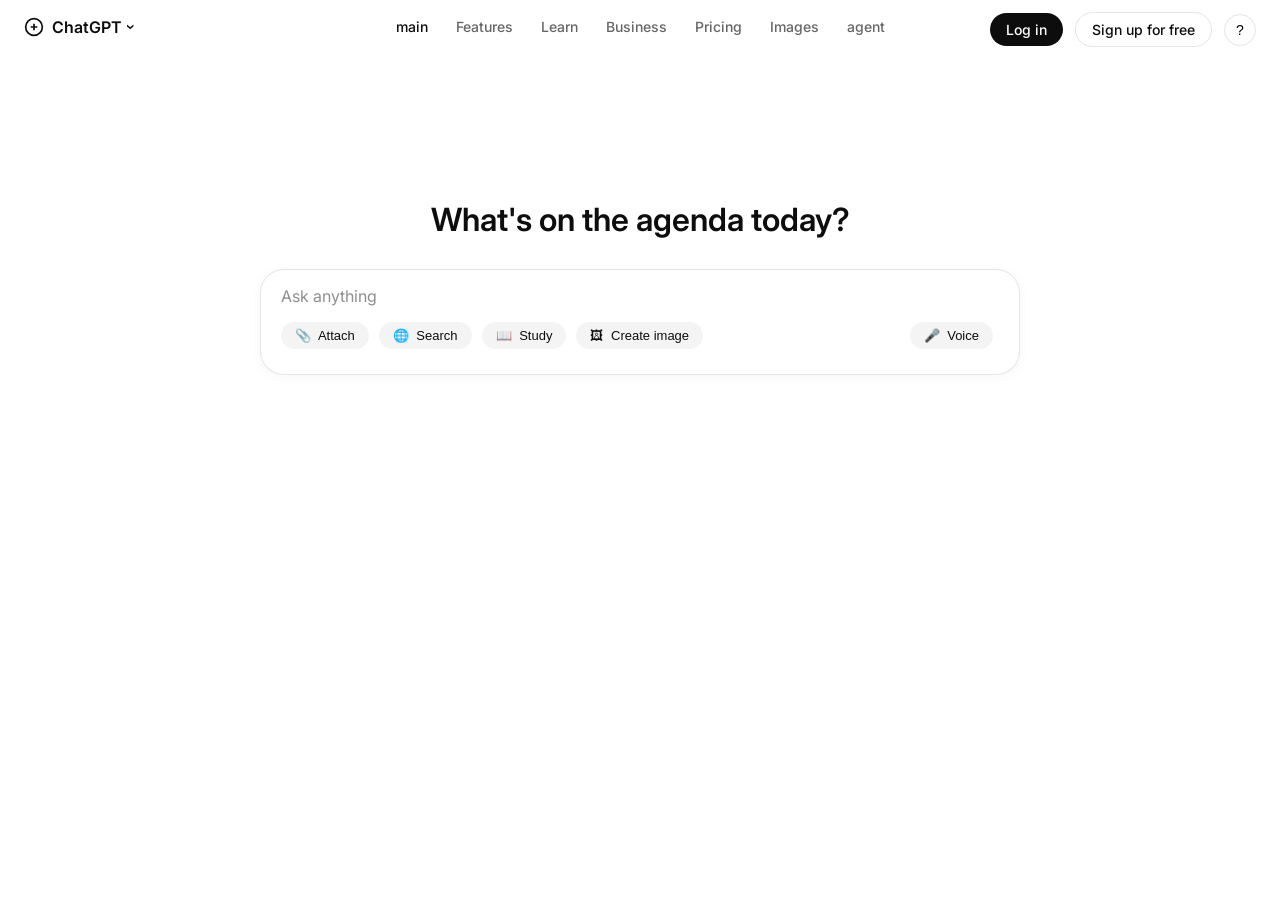
<file: index.html>
<!DOCTYPE html>
<html lang="en">
<head>
    <meta charset="UTF-8">
    <meta name="viewport" content="width=device-width, initial-scale=1.0">
    <title>ChatGPT - Main</title>
    <link rel="preconnect" href="https://fonts.googleapis.com">
    <link rel="preconnect" href="https://fonts.gstatic.com" crossorigin>
    <link href="https://fonts.googleapis.com/css2?family=Inter:wght@400;500;600;700&display=swap" rel="stylesheet">
    <link rel="stylesheet" href="index.css">
</head>
<body>

    <header class="navbar">
        <div class="nav-container">
            
            <div class="nav-left">
                <a href="index.html" class="brand">
                    <svg class="logo-icon" width="20" height="20" viewBox="0 0 24 24" fill="none" stroke="currentColor" stroke-width="2">
                        <circle cx="12" cy="12" r="10"></circle>
                        <path d="M12 8v8M8 12h8"></path>
                    </svg>
                    <span class="brand-name">ChatGPT</span>
                    <span class="dropdown-arrow">&#8250;</span>
                </a>
            </div>

            <nav class="nav-center">
                <ul class="nav-links">
                    <li><a href="index.html" class="nav-item active">main</a></li>
                    <li><a href="#" class="nav-item">Features</a></li>
                    <li><a href="#" class="nav-item">Learn</a></li>
                    <li><a href="#" class="nav-item">Business</a></li>
                    <li><a href="#" class="nav-item">Pricing</a></li>
                    <li><a href="images.html" class="nav-item">Images</a></li>
                    <li><a href="agent.html" class="nav-item">agent</a></li>
                </ul>
            </nav>

            <div class="nav-right">
                <a href="#" class="btn btn-login">Log in</a>
                <a href="#" class="btn btn-signup">Sign up for free</a>
                <button type="button" class="btn-help" aria-label="Help">?</button>
            </div>

        </div>
    </header>

    <main class="main-content">
        <section class="hero">
            <h1 class="main-title">What's on the agenda today?</h1>
            
            <form class="chat-box" action="#" method="get">
                <div class="input-group">
                    <input type="text" name="query" class="chat-input" placeholder="Ask anything" required>
                </div>

                <div class="buttons-bar">
                    <div class="left-buttons">
                        <button type="button" class="action-btn">
                            <span class="btn-icon">&#128206;</span> Attach
                        </button>
                        <button type="button" class="action-btn">
                            <span class="btn-icon">&#127760;</span> Search
                        </button>
                        <button type="button" class="action-btn">
                            <span class="btn-icon">&#128214;</span> Study
                        </button>
                        <button type="button" class="action-btn">
                            <span class="btn-icon">&#128444;</span> Create image
                        </button>
                    </div>
                    <div class="right-buttons">
                        <button type="button" class="action-btn voice-btn">
                            <span class="btn-icon">&#127908;</span> Voice
                        </button>
                    </div>
                </div>
            </form>
        </section>
    </main>

</body>
</html>
</file>
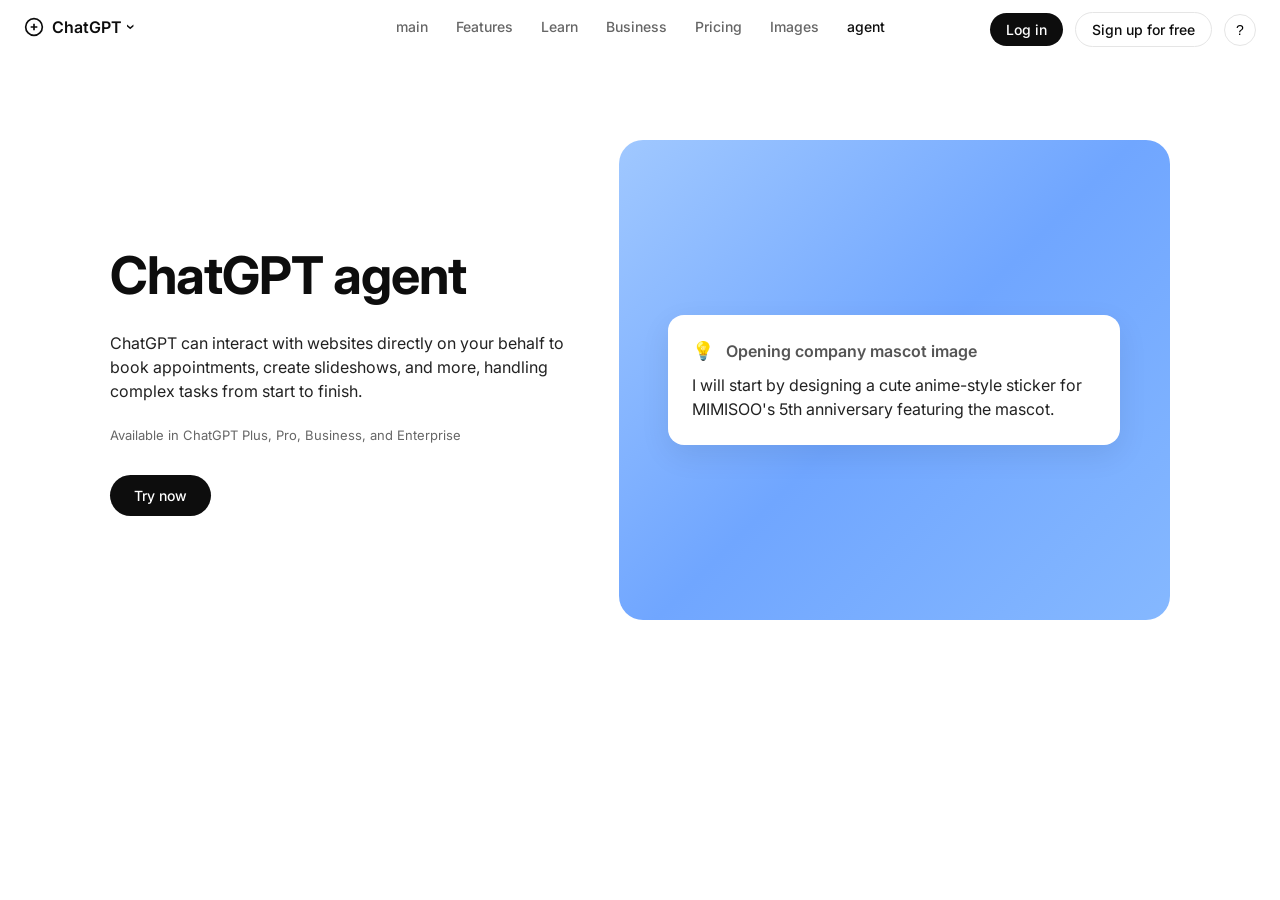
<file: agent.html>
<!DOCTYPE html>
<html lang="en">
<head>
    <meta charset="UTF-8">
    <meta name="viewport" content="width=device-width, initial-scale=1.0">
    <title>ChatGPT - Agent</title>
    <link rel="preconnect" href="https://fonts.googleapis.com">
    <link rel="preconnect" href="https://fonts.gstatic.com" crossorigin>
    <link href="https://fonts.googleapis.com/css2?family=Inter:wght@400;500;600;700&display=swap" rel="stylesheet">
    <link rel="stylesheet" href="agent.css">
</head>
<body>

    <header class="navbar">
        <div class="nav-container">
            
            <div class="nav-left">
                <a href="index.html" class="brand">
                    <svg class="logo-icon" width="20" height="20" viewBox="0 0 24 24" fill="none" stroke="currentColor" stroke-width="2">
                        <circle cx="12" cy="12" r="10"></circle>
                        <path d="M12 8v8M8 12h8"></path>
                    </svg>
                    <span class="brand-name">ChatGPT</span>
                    <span class="dropdown-arrow">&#8250;</span>
                </a>
            </div>

            <nav class="nav-center">
                <ul class="nav-links">
                    <li><a href="index.html" class="nav-item">main</a></li>
                    <li><a href="#" class="nav-item">Features</a></li>
                    <li><a href="#" class="nav-item">Learn</a></li>
                    <li><a href="#" class="nav-item">Business</a></li>
                    <li><a href="#" class="nav-item">Pricing</a></li>
                    <li><a href="images.html" class="nav-item">Images</a></li>
                    <li><a href="agent.html" class="nav-item active">agent</a></li>
                </ul>
            </nav>

            <div class="nav-right">
                <a href="#" class="btn btn-login">Log in</a>
                <a href="#" class="btn btn-signup">Sign up for free</a>
                <button type="button" class="btn-help" aria-label="Help">?</button>
            </div>

        </div>
    </header>

    <main class="main-content">
        <div class="agent-container">
            
            <section class="agent-info">
                <h1 class="agent-title">ChatGPT agent</h1>
                <p class="agent-description">
                    ChatGPT can interact with websites directly on your behalf to book appointments, create slideshows, and more, handling complex tasks from start to finish.
                </p>
                <p class="agent-availability">
                    Available in ChatGPT Plus, Pro, Business, and Enterprise
                </p>
                <a href="#" class="btn-try">Try now</a>
            </section>

            <section class="agent-visual">
                <div class="blue-card">
                    <div class="floating-box">
                        <div class="box-header">
                            <span class="bulb-icon">&#128161;</span>
                            <span class="box-title">Opening company mascot image</span>
                        </div>
                        <p class="box-text">
                            I will start by designing a cute anime-style sticker for MIMISOO's 5th anniversary featuring the mascot.
                        </p>
                    </div>
                </div>
            </section>

        </div>
    </main>

</body>
</html>
</file>
<file: index.css>
* {
    box-sizing: border-box;
    margin: 0;
    padding: 0;
}

body {
    font-family: 'Inter', -apple-system, BlinkMacSystemFont, sans-serif;
    background-color: #ffffff;
    color: #0d0d0d;
    direction: ltr;
}

.navbar {
    width: 100%;
    height: 60px;
    padding: 10px 24px;
    position: relative;
    border-bottom: 1px solid transparent;
}

.nav-container {
    width: 100%;
    position: relative;
    text-align: center;
}

.nav-left {
    position: absolute;
    left: 0;
    top: 5px;
}

.brand {
    text-decoration: none;
    color: #0d0d0d;
    font-weight: 600;
    font-size: 16px;
    display: inline-block;
}

.logo-icon {
    vertical-align: middle;
    margin-right: 4px;
}

.brand-name {
    vertical-align: middle;
}

.dropdown-arrow {
    display: inline-block;
    transform: rotate(90deg);
    font-size: 14px;
    margin-left: 2px;
    vertical-align: middle;
}

.nav-center {
    display: inline-block;
    margin-top: 6px;
}

.nav-links {
    list-style: none;
}

.nav-links li {
    display: inline-block;
    margin: 0 12px;
}

.nav-item {
    text-decoration: none;
    color: #666666;
    font-size: 14px;
    font-weight: 500;
}

.nav-item:hover, .nav-item.active {
    color: #0d0d0d;
}

.nav-right {
    position: absolute;
    right: 0;
    top: 2px;
}

.btn {
    display: inline-block;
    text-decoration: none;
    font-size: 14px;
    font-weight: 500;
    padding: 8px 16px;
    border-radius: 20px;
    vertical-align: middle;
}

.btn-login {
    background-color: #0d0d0d;
    color: #ffffff;
    margin-right: 8px;
}

.btn-signup {
    background-color: #ffffff;
    color: #0d0d0d;
    border: 1px solid #e5e5e5;
    margin-right: 8px;
}

.btn-help {
    display: inline-block;
    width: 32px;
    height: 32px;
    border-radius: 50%;
    border: 1px solid #e5e5e5;
    background: #ffffff;
    cursor: pointer;
    font-size: 14px;
    vertical-align: middle;
}

.main-content {
    width: 100%;
    max-width: 800px;
    margin: 140px auto 0 auto;
    text-align: center;
    padding: 0 20px;
}

.main-title {
    font-size: 32px;
    font-weight: 600;
    margin-bottom: 30px;
    color: #0d0d0d;
}

.chat-box {
    border: 1px solid #e5e5e5;
    border-radius: 24px;
    padding: 16px 20px;
    box-shadow: 0 2px 12px rgba(0, 0, 0, 0.04);
    background-color: #ffffff;
    text-align: left;
}

.input-group {
    width: 100%;
    margin-bottom: 16px;
}

.chat-input {
    width: 100%;
    border: none;
    outline: none;
    font-size: 16px;
    font-family: inherit;
    color: #0d0d0d;
}

.chat-input::placeholder {
    color: #8e8e8e;
}

.buttons-bar {
    width: 100%;
    position: relative;
    height: 36px;
}

.left-buttons {
    position: absolute;
    left: 0;
    top: 0;
}

.right-buttons {
    position: absolute;
    right: 0;
    top: 0;
}

.action-btn {
    display: inline-block;
    background-color: #f4f4f4;
    border: none;
    border-radius: 18px;
    padding: 6px 14px;
    font-size: 13px;
    font-weight: 500;
    color: #0d0d0d;
    cursor: pointer;
    margin-right: 6px;
    vertical-align: middle;
}

.action-btn:hover {
    background-color: #e8e8e8;
}

.btn-icon {
    margin-right: 4px;
}
</file>
<file: agent.css>
* {
    box-sizing: border-box;
    margin: 0;
    padding: 0;
}

body {
    font-family: 'Inter', -apple-system, BlinkMacSystemFont, sans-serif;
    background-color: #ffffff;
    color: #0d0d0d;
    direction: ltr;
}

.navbar {
    width: 100%;
    height: 60px;
    padding: 10px 24px;
    position: relative;
}

.nav-container {
    width: 100%;
    position: relative;
    text-align: center;
}

.nav-left {
    position: absolute;
    left: 0;
    top: 5px;
}

.brand {
    text-decoration: none;
    color: #0d0d0d;
    font-weight: 600;
    font-size: 16px;
    display: inline-block;
}

.logo-icon {
    vertical-align: middle;
    margin-right: 4px;
}

.brand-name {
    vertical-align: middle;
}

.dropdown-arrow {
    display: inline-block;
    transform: rotate(90deg);
    font-size: 14px;
    margin-left: 2px;
    vertical-align: middle;
}

.nav-center {
    display: inline-block;
    margin-top: 6px;
}

.nav-links {
    list-style: none;
}

.nav-links li {
    display: inline-block;
    margin: 0 12px;
}

.nav-item {
    text-decoration: none;
    color: #666666;
    font-size: 14px;
    font-weight: 500;
}

.nav-item:hover, .nav-item.active {
    color: #0d0d0d;
}

.nav-right {
    position: absolute;
    right: 0;
    top: 2px;
}

.btn {
    display: inline-block;
    text-decoration: none;
    font-size: 14px;
    font-weight: 500;
    padding: 8px 16px;
    border-radius: 20px;
    vertical-align: middle;
}

.btn-login {
    background-color: #0d0d0d;
    color: #ffffff;
    margin-right: 8px;
}

.btn-signup {
    background-color: #ffffff;
    color: #0d0d0d;
    border: 1px solid #e5e5e5;
    margin-right: 8px;
}

.btn-help {
    display: inline-block;
    width: 32px;
    height: 32px;
    border-radius: 50%;
    border: 1px solid #e5e5e5;
    background: #ffffff;
    cursor: pointer;
    font-size: 14px;
    vertical-align: middle;
}

.main-content {
    width: 100%;
    max-width: 1100px;
    margin: 80px auto 0 auto;
    padding: 0 20px;
}

.agent-container {
    width: 100%;
    font-size: 0; 
}

.agent-info {
    display: inline-block;
    width: 48%;
    vertical-align: middle;
    font-size: 16px;
    padding-right: 40px;
}

.agent-title {
    font-size: 52px;
    font-weight: 700;
    margin-bottom: 24px;
    letter-spacing: -1px;
    color: #0d0d0d;
}

.agent-description {
    font-size: 16px;
    line-height: 1.5;
    color: #222222;
    margin-bottom: 24px;
}

.agent-availability {
    font-size: 13px;
    color: #666666;
    margin-bottom: 32px;
}

.btn-try {
    display: inline-block;
    background-color: #0d0d0d;
    color: #ffffff;
    text-decoration: none;
    font-size: 14px;
    font-weight: 500;
    padding: 12px 24px;
    border-radius: 24px;
}

.agent-visual {
    display: inline-block;
    width: 52%;
    vertical-align: middle;
    font-size: 16px;
}

.blue-card {
    width: 100%;
    height: 480px;
    background: linear-gradient(135deg, #a0c8ff 0%, #70a6ff 50%, #85b8ff 100%);
    border-radius: 24px;
    position: relative;
}

.floating-box {
    position: absolute;
    top: 50%;
    left: 50%;
    transform: translate(-50%, -50%);
    width: 82%;
    background-color: #ffffff;
    border-radius: 16px;
    padding: 24px;
    box-shadow: 0 10px 30px rgba(0, 0, 0, 0.08);
}

.box-header {
    margin-bottom: 12px;
}

.bulb-icon {
    font-size: 18px;
    margin-right: 8px;
    vertical-align: middle;
}

.box-title {
    font-size: 16px;
    font-weight: 600;
    color: #555555;
    vertical-align: middle;
}

.box-text {
    font-size: 16px;
    line-height: 1.5;
    color: #222222;
}
</file>
